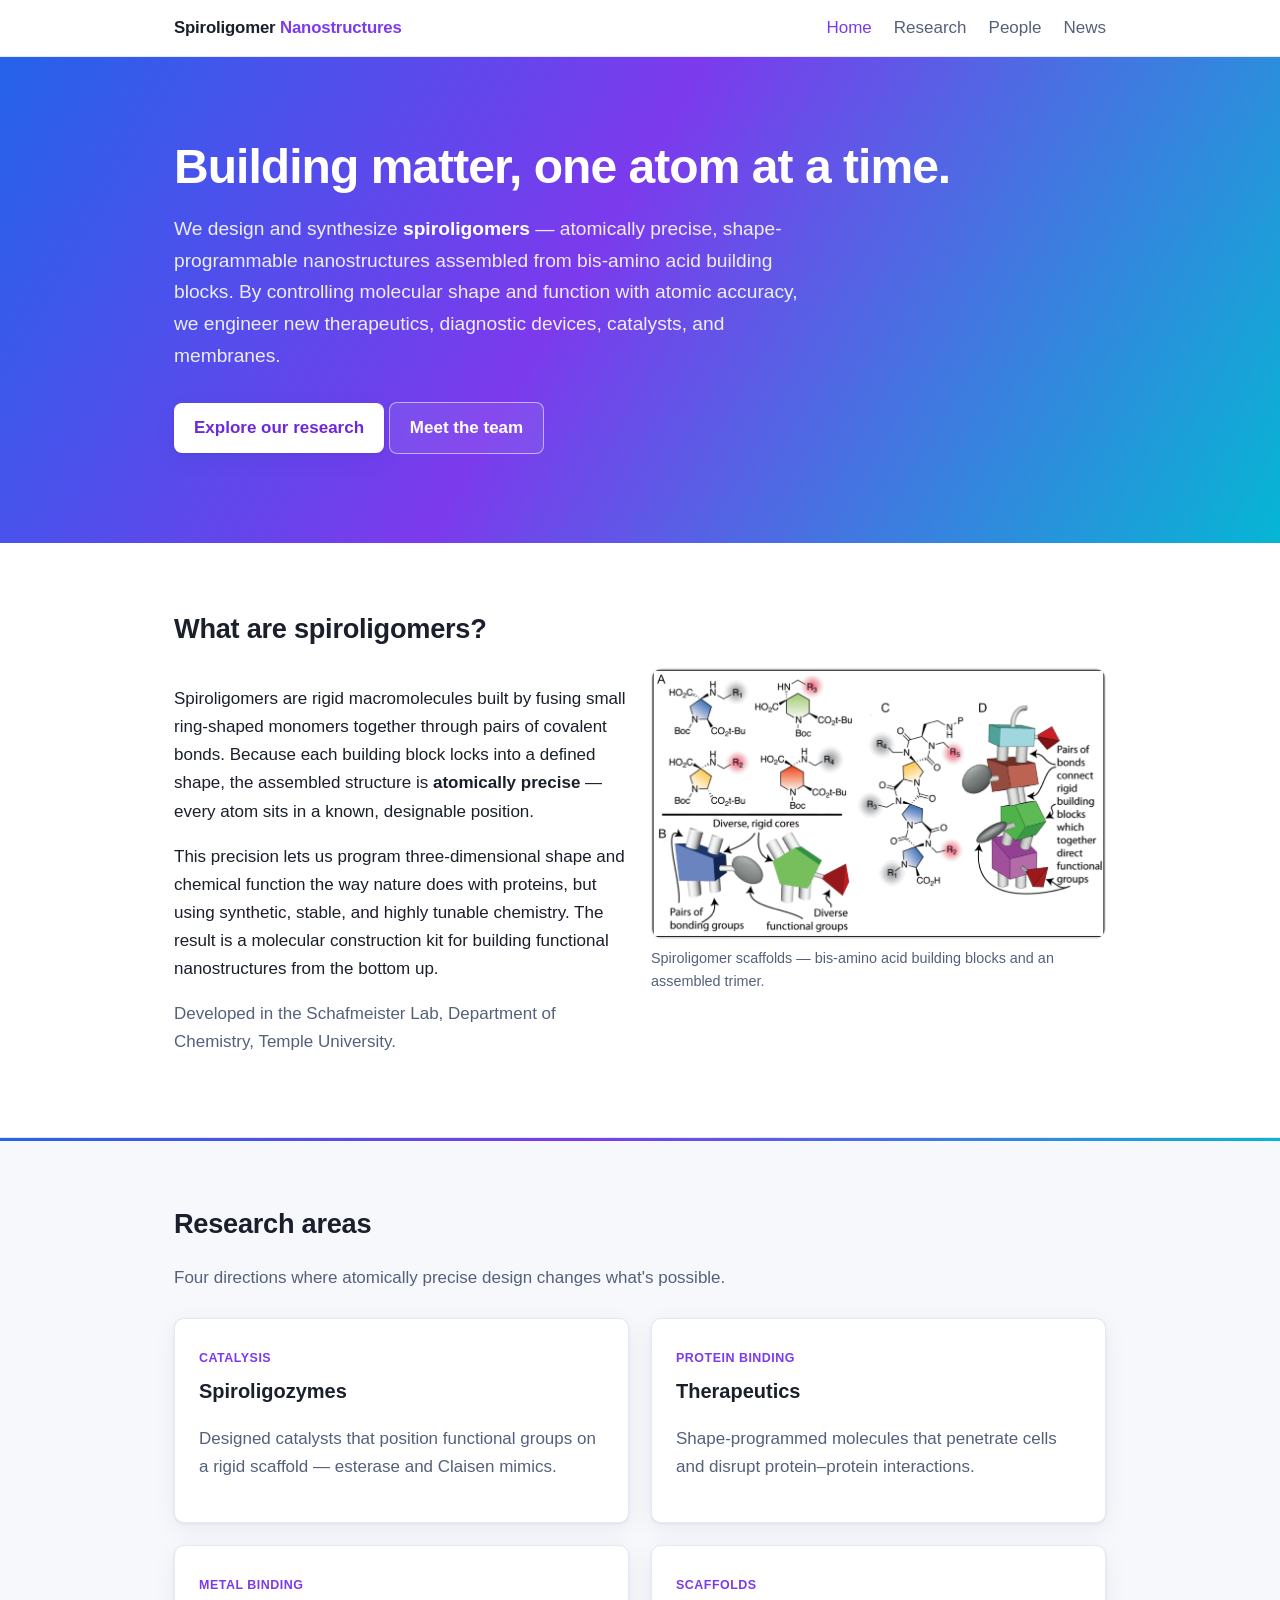
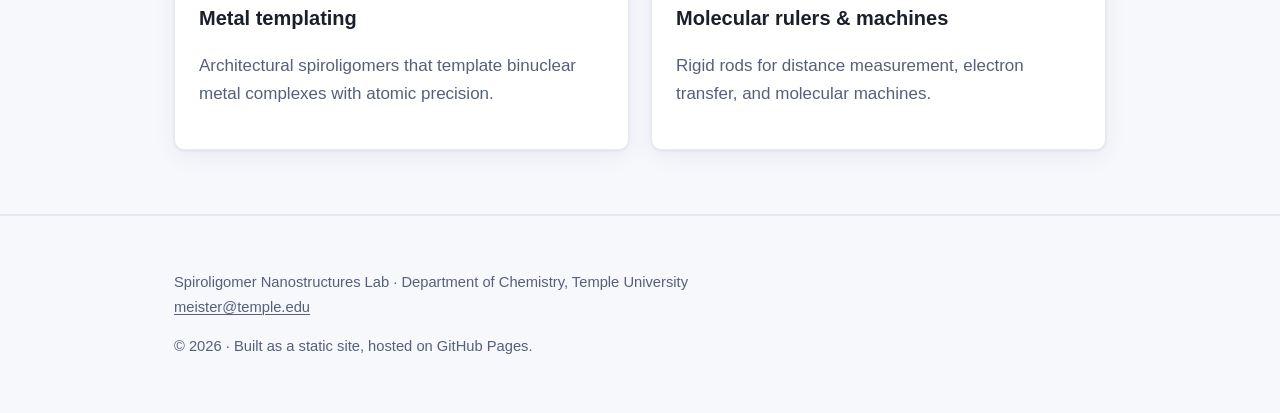
<file: index.html>
<!DOCTYPE html>
<html lang="en">
<head>
  <meta charset="utf-8">
  <meta name="viewport" content="width=device-width, initial-scale=1">
  <title>Spiroligomer Nanostructures Lab</title>
  <meta name="description" content="Designing atomically precise spiroligomer nanostructures for therapeutics, diagnostics, catalysis, and membranes.">
  <link rel="stylesheet" href="css/style.css">
</head>
<body>

  <!-- ============ HEADER / NAV (copy this block into every page) ============ -->
  <header class="site-header">
    <nav class="nav">
      <a class="nav__brand" href="index.html">Spiroligomer <span>Nanostructures</span></a>
      <div class="nav__links">
        <a href="index.html" aria-current="page">Home</a>
        <a href="research.html">Research</a>
        <a href="people.html">People</a>
        <a href="news.html">News</a>
      </div>
    </nav>
  </header>

  <!-- ============ HERO ============ -->
  <section class="hero">
    <div class="wrap">
      <h1>Building matter, one atom at a time.</h1>
      <p class="lead">
        We design and synthesize <strong>spiroligomers</strong> &mdash; atomically precise,
        shape-programmable nanostructures assembled from bis-amino acid building blocks.
        By controlling molecular shape and function with atomic accuracy, we engineer new
        therapeutics, diagnostic devices, catalysts, and membranes.
      </p>
      <p>
        <a class="btn" href="research.html">Explore our research</a>
        <a class="btn btn--ghost" href="people.html">Meet the team</a>
      </p>
    </div>
  </section>

  <!-- ============ WHAT ARE SPIROLIGOMERS ============ -->
  <section class="section">
    <div class="wrap">
      <h2>What are spiroligomers?</h2>
      <div class="grid grid--2">
        <div>
          <p>
            Spiroligomers are rigid macromolecules built by fusing small ring-shaped
            monomers together through pairs of covalent bonds. Because each building block
            locks into a defined shape, the assembled structure is <strong>atomically
            precise</strong> &mdash; every atom sits in a known, designable position.
          </p>
          <p>
            This precision lets us program three-dimensional shape and chemical function
            the way nature does with proteins, but using synthetic, stable, and highly
            tunable chemistry. The result is a molecular construction kit for building
            functional nanostructures from the bottom up.
          </p>
          <p class="muted">
            <!-- TODO: replace with your preferred one-line description / tagline -->
            Developed in the Schafmeister Lab, Department of Chemistry, Temple University.
          </p>
        </div>
        <figure>
          <!-- TODO: drop a hero image into assets/figures/ and update the src below.
               You already have great candidates in ~/work/website/ (e.g. spiroligomer.png). -->
          <img src="assets/figures/Spiroligomer_Scaffolds.png" alt="Spiroligomer scaffolds: bis-amino acids and a spiroligomer trimer, with 3D models"
               onerror="this.closest('figure').style.display='none'">
          <figcaption>Spiroligomer scaffolds &mdash; bis-amino acid building blocks and an assembled trimer.</figcaption>
        </figure>
      </div>
    </div>
  </section>

  <!-- ============ RESEARCH AREAS TEASER ============ -->
  <section class="section section--soft">
    <div class="wrap">
      <h2>Research areas</h2>
      <p class="muted">Four directions where atomically precise design changes what's possible.</p>
      <div class="grid grid--2" style="margin-top:26px">
        <a class="card" href="research.html#catalysis" style="text-decoration:none;color:inherit">
          <span class="card__tag">Catalysis</span>
          <h3>Spiroligozymes</h3>
          <p class="muted">Designed catalysts that position functional groups on a rigid scaffold &mdash; esterase and Claisen mimics.</p>
        </a>
        <a class="card" href="research.html#therapeutics" style="text-decoration:none;color:inherit">
          <span class="card__tag">Protein binding</span>
          <h3>Therapeutics</h3>
          <p class="muted">Shape-programmed molecules that penetrate cells and disrupt protein&ndash;protein interactions.</p>
        </a>
        <a class="card" href="research.html#metal" style="text-decoration:none;color:inherit">
          <span class="card__tag">Metal binding</span>
          <h3>Metal templating</h3>
          <p class="muted">Architectural spiroligomers that template binuclear metal complexes with atomic precision.</p>
        </a>
        <a class="card" href="research.html#scaffolds" style="text-decoration:none;color:inherit">
          <span class="card__tag">Scaffolds</span>
          <h3>Molecular rulers &amp; machines</h3>
          <p class="muted">Rigid rods for distance measurement, electron transfer, and molecular machines.</p>
        </a>
      </div>
    </div>
  </section>

  <!-- ============ FOOTER (copy this block into every page) ============ -->
  <footer class="site-footer">
    <div class="wrap">
      <p>
        Spiroligomer Nanostructures Lab &middot; Department of Chemistry, Temple University<br>
        <!-- TODO: add contact email / address -->
        <a href="mailto:meister@temple.edu">meister@temple.edu</a>
      </p>
      <p class="muted">&copy; 2026 &middot; Built as a static site, hosted on GitHub Pages.</p>
    </div>
  </footer>

  <script src="js/lightbox.js" defer></script>
</body>
</html>
</file>
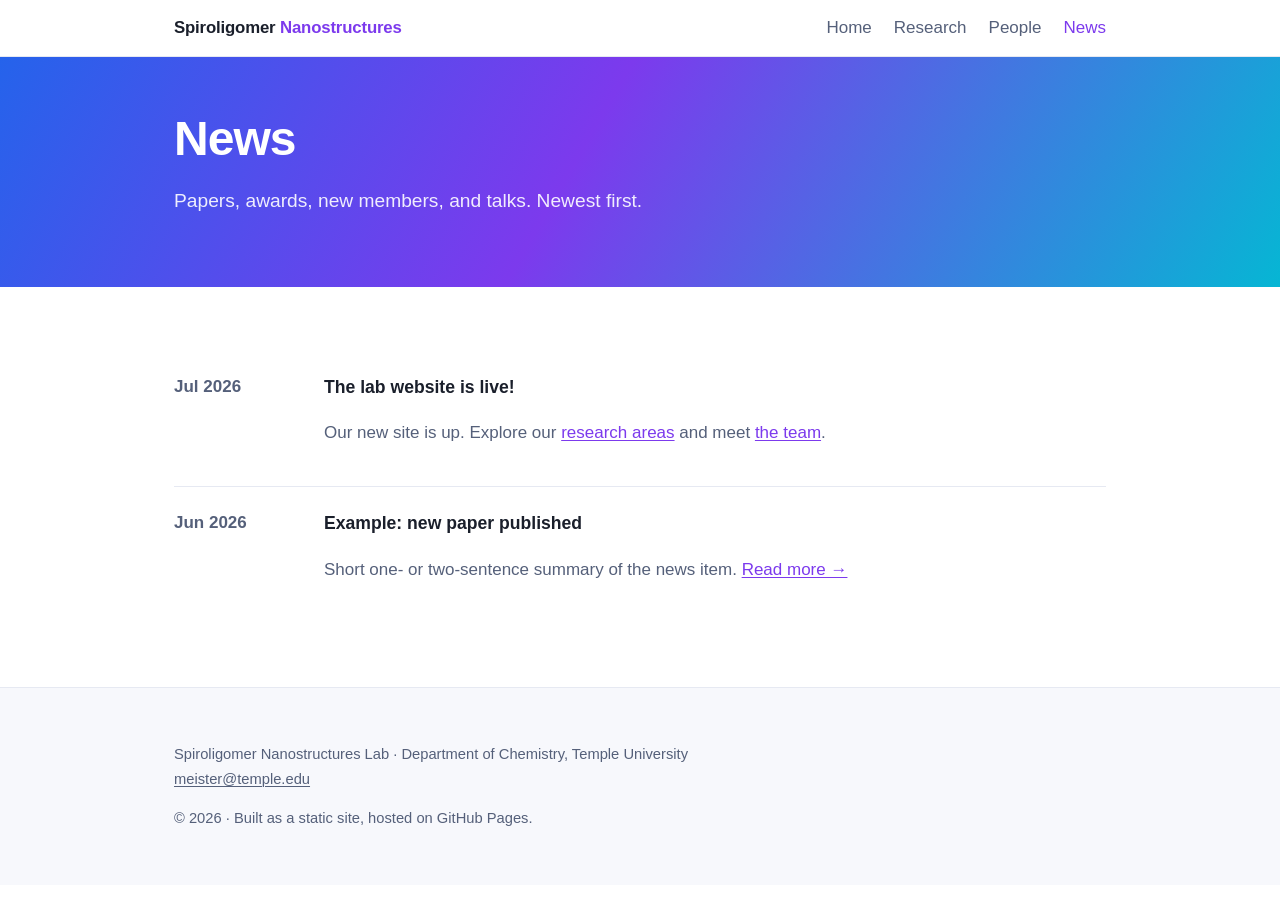
<file: news.html>
<!DOCTYPE html>
<html lang="en">
<head>
  <meta charset="utf-8">
  <meta name="viewport" content="width=device-width, initial-scale=1">
  <title>News &middot; Spiroligomer Nanostructures Lab</title>
  <meta name="description" content="News and updates from the Spiroligomer Nanostructures Lab.">
  <link rel="stylesheet" href="css/style.css">
</head>
<body>

  <header class="site-header">
    <nav class="nav">
      <a class="nav__brand" href="index.html">Spiroligomer <span>Nanostructures</span></a>
      <div class="nav__links">
        <a href="index.html">Home</a>
        <a href="research.html">Research</a>
        <a href="people.html">People</a>
        <a href="news.html" aria-current="page">News</a>
      </div>
    </nav>
  </header>

  <section class="hero" style="padding:56px 0 40px">
    <div class="wrap">
      <h1>News</h1>
      <p class="lead">Papers, awards, new members, and talks. Newest first.</p>
    </div>
  </section>

  <section class="section">
    <div class="wrap">

      <!-- ---- news item template: copy this block, newest at the top ---- -->
      <div class="news-item">
        <time datetime="2026-07-01">Jul 2026</time>
        <div>
          <h3>The lab website is live!</h3>
          <p class="muted">
            Our new site is up. Explore our
            <a href="research.html">research areas</a> and meet
            <a href="people.html">the team</a>.
          </p>
        </div>
      </div>

      <div class="news-item">
        <time datetime="2026-06-01">Jun 2026</time>
        <div>
          <h3>Example: new paper published</h3>
          <p class="muted">
            <!-- TODO: replace with a real item; link the DOI -->
            Short one- or two-sentence summary of the news item.
            <a href="#">Read more &rarr;</a>
          </p>
        </div>
      </div>
      <!-- ---- end template ---- -->

    </div>
  </section>

  <footer class="site-footer">
    <div class="wrap">
      <p>
        Spiroligomer Nanostructures Lab &middot; Department of Chemistry, Temple University<br>
        <a href="mailto:meister@temple.edu">meister@temple.edu</a>
      </p>
      <p class="muted">&copy; 2026 &middot; Built as a static site, hosted on GitHub Pages.</p>
    </div>
  </footer>

  <script src="js/lightbox.js" defer></script>
</body>
</html>
</file>
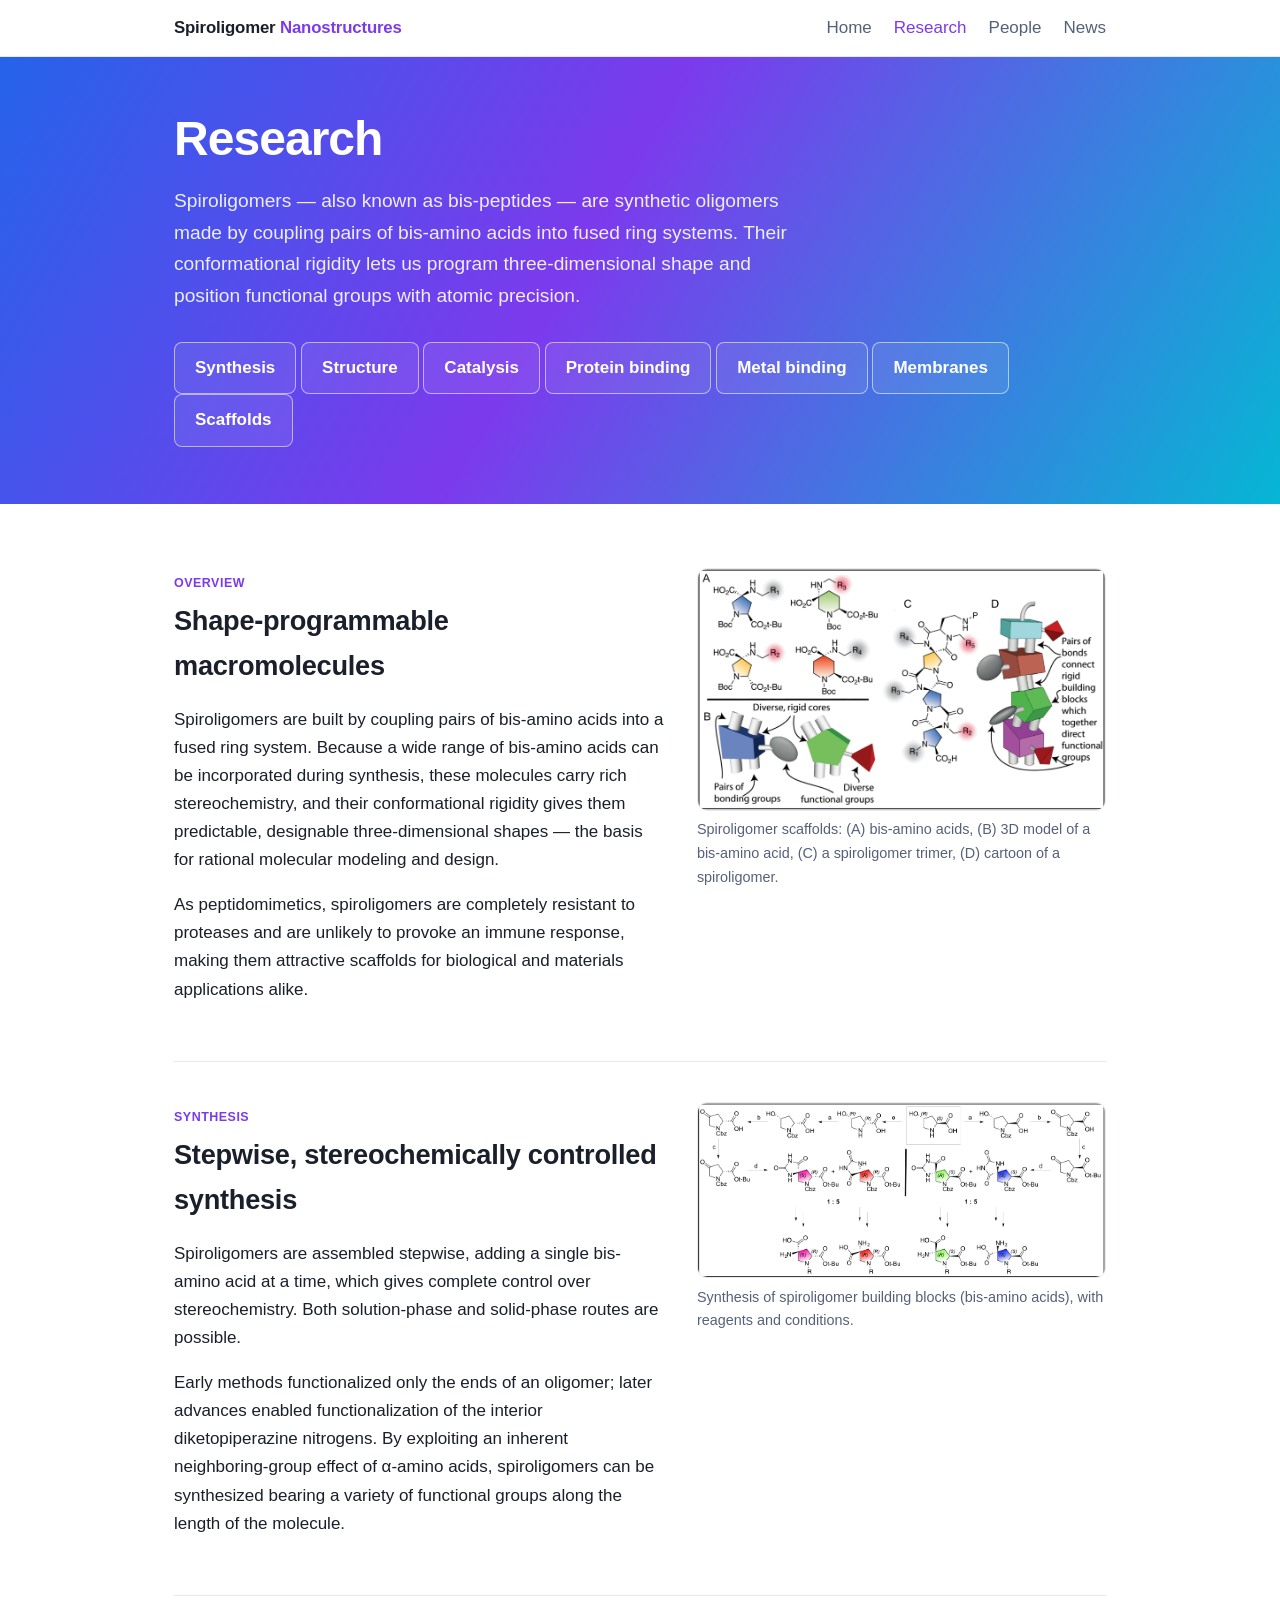
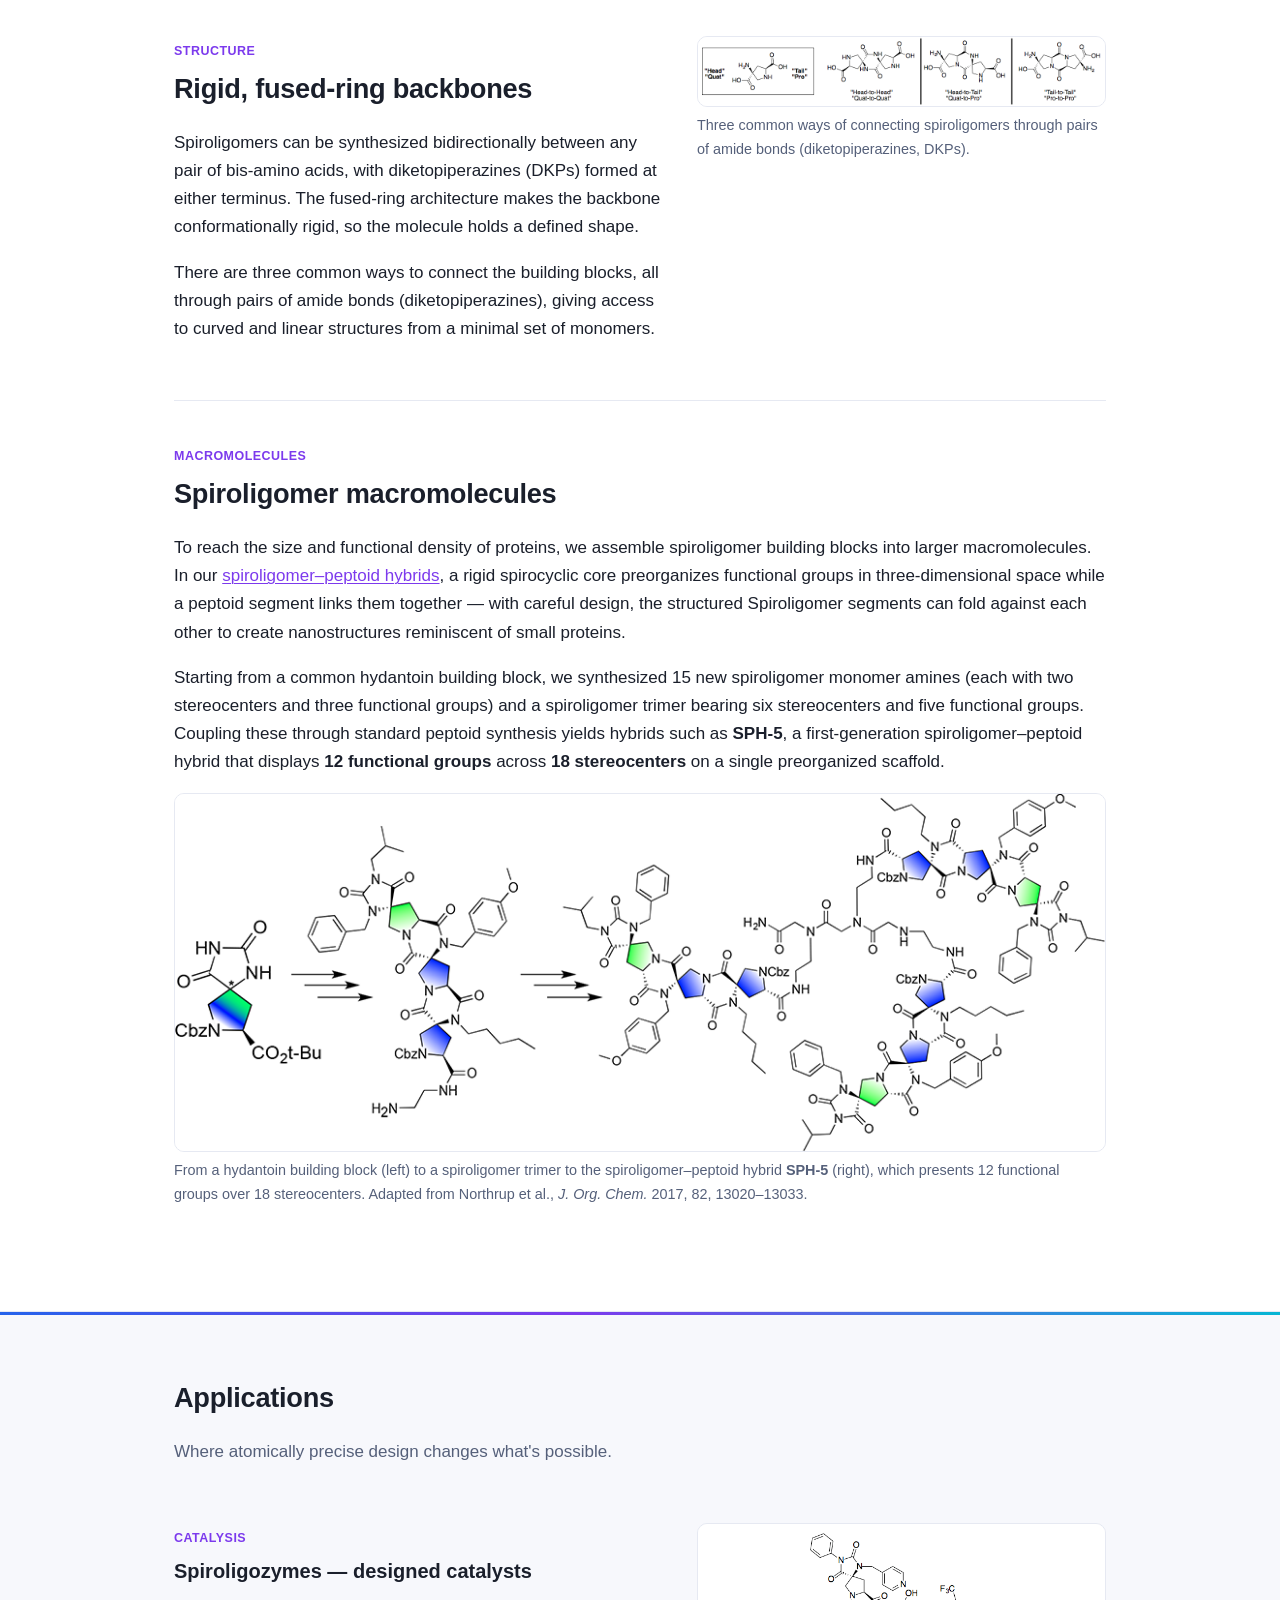
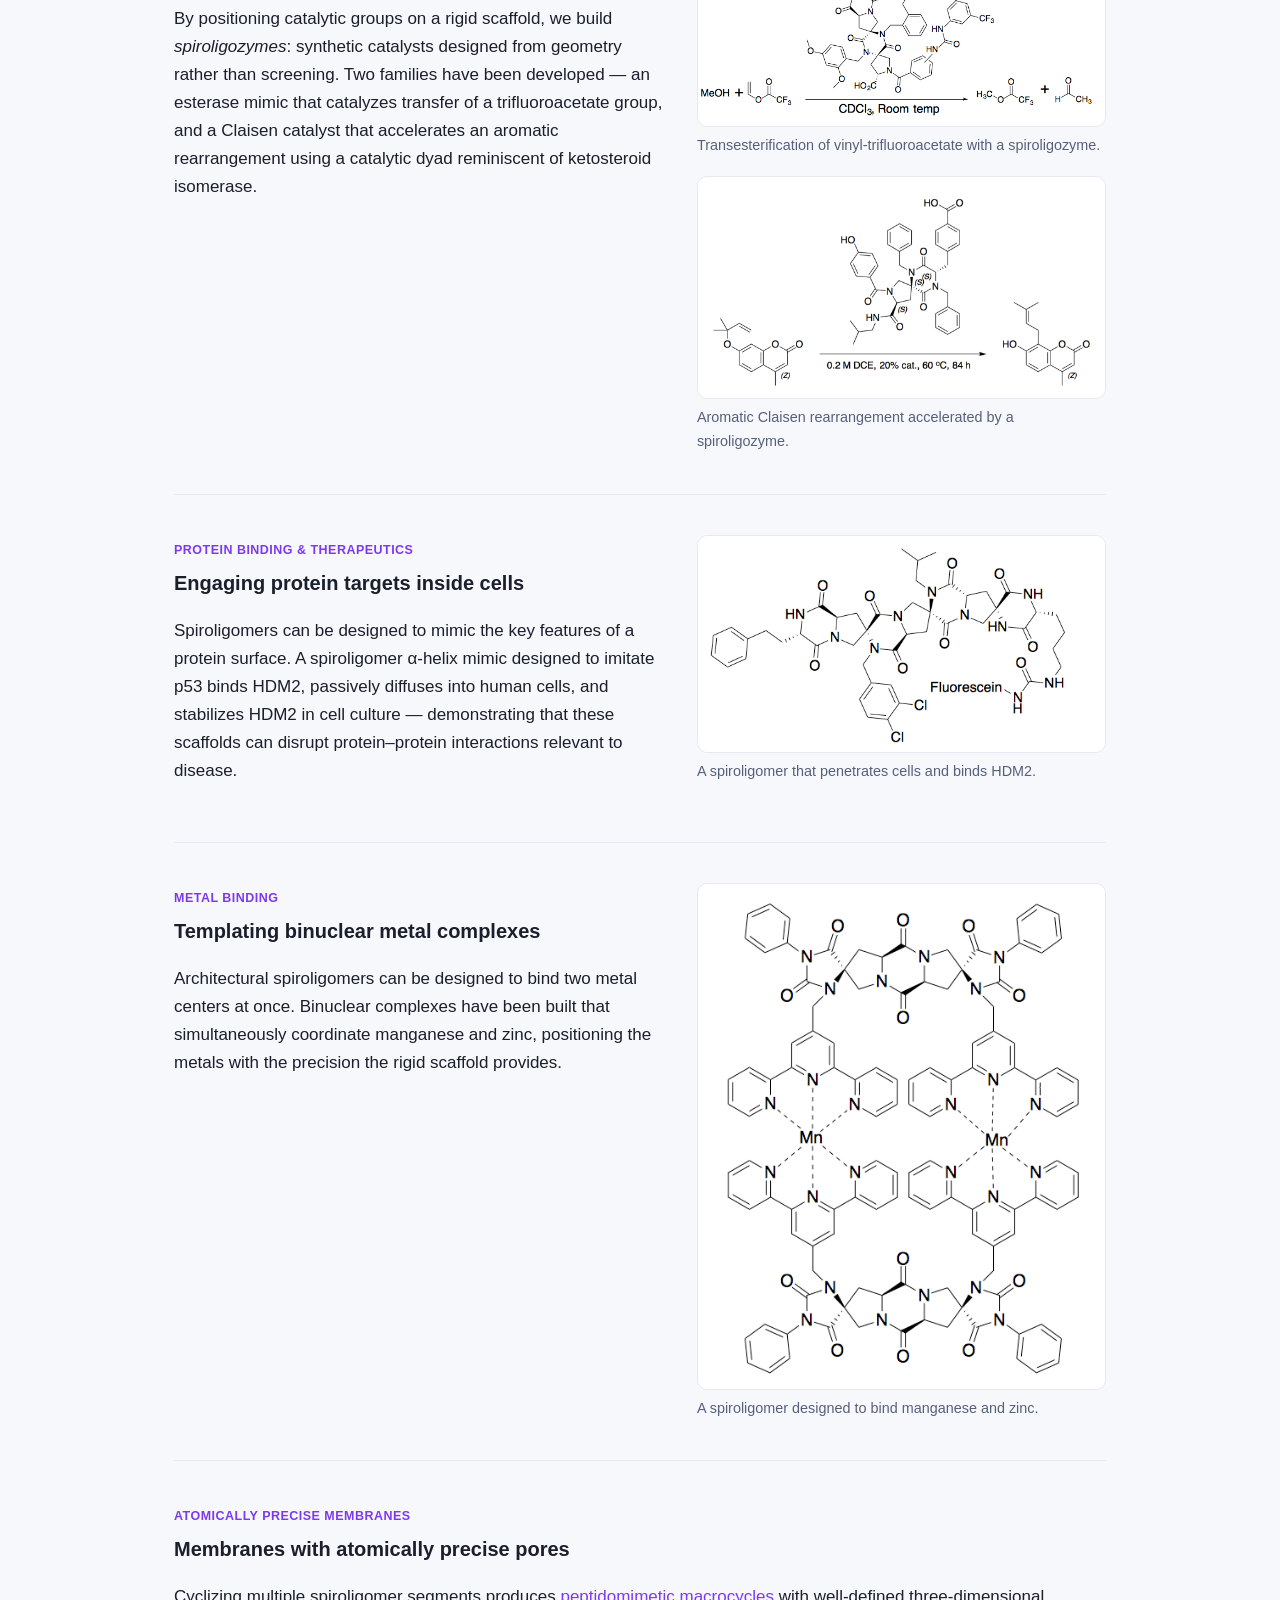
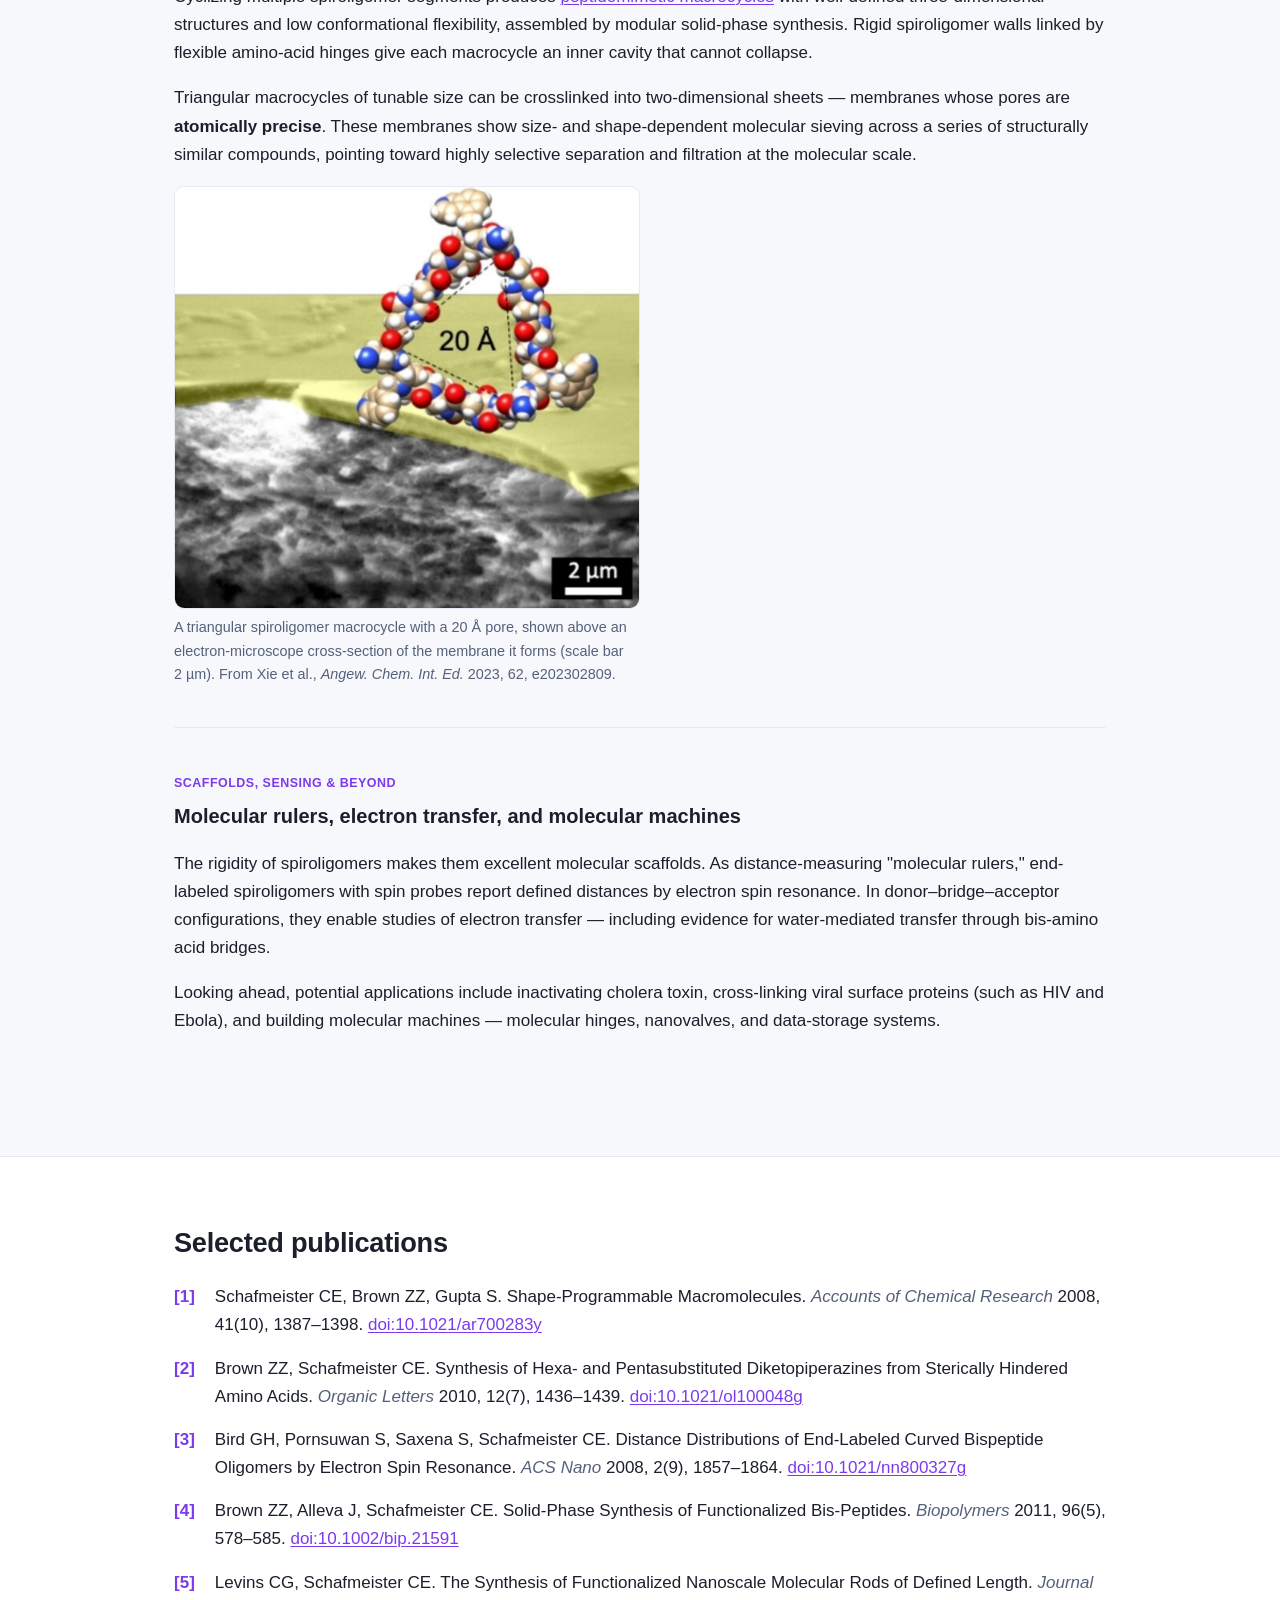
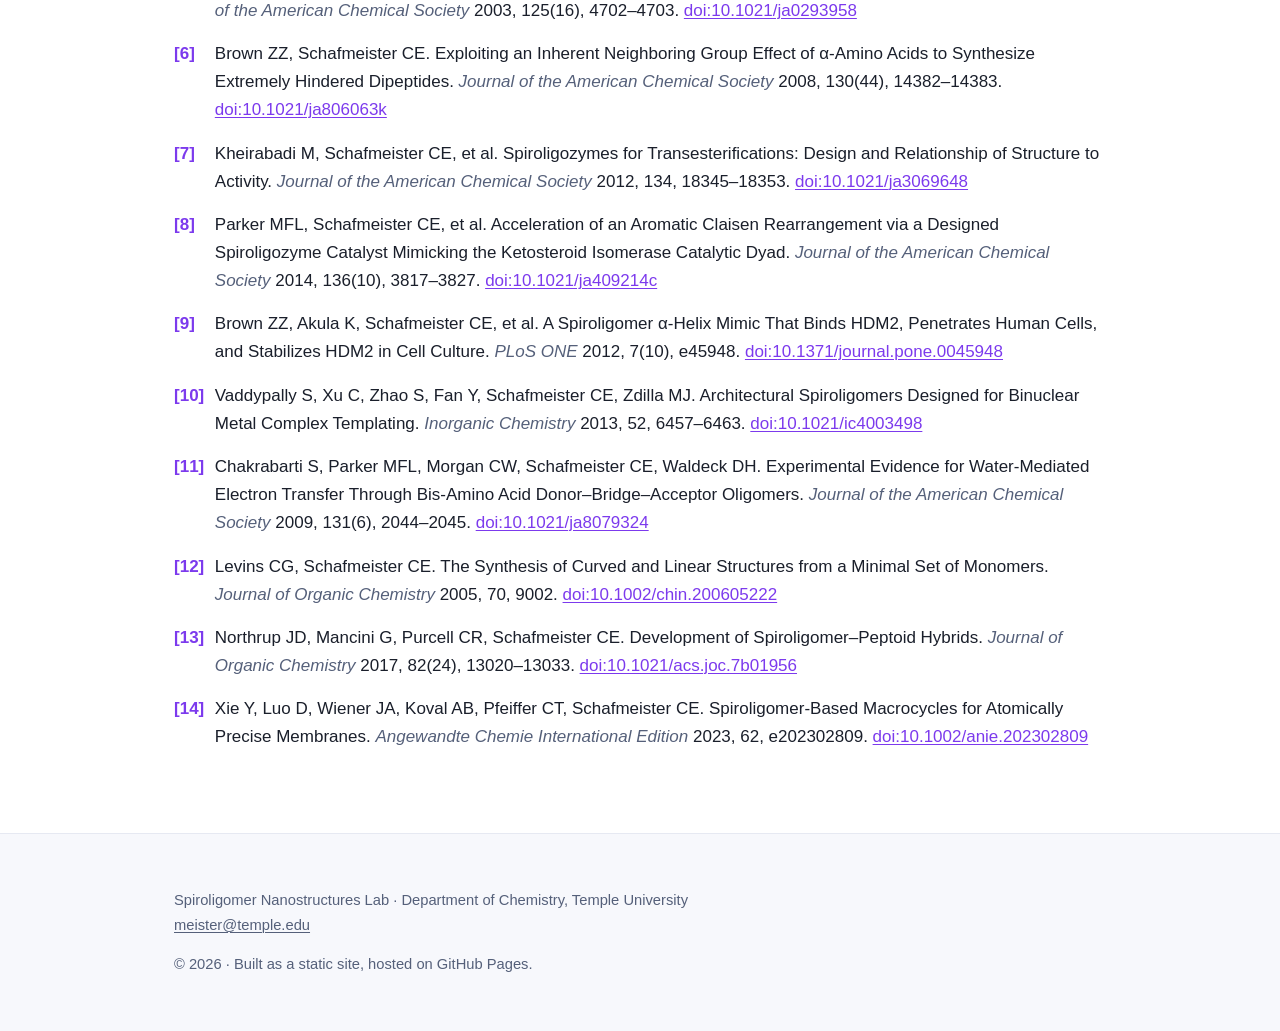
<file: research.html>
<!DOCTYPE html>
<html lang="en">
<head>
  <meta charset="utf-8">
  <meta name="viewport" content="width=device-width, initial-scale=1">
  <title>Research &middot; Spiroligomer Nanostructures Lab</title>
  <meta name="description" content="Spiroligomers (bis-peptides): synthesis, structure, and applications in catalysis, protein binding, metal templating, and molecular scaffolds.">
  <link rel="stylesheet" href="css/style.css">
</head>
<body>

  <header class="site-header">
    <nav class="nav">
      <a class="nav__brand" href="index.html">Spiroligomer <span>Nanostructures</span></a>
      <div class="nav__links">
        <a href="index.html">Home</a>
        <a href="research.html" aria-current="page">Research</a>
        <a href="people.html">People</a>
        <a href="news.html">News</a>
      </div>
    </nav>
  </header>

  <section class="hero" style="padding:56px 0 40px">
    <div class="wrap">
      <h1>Research</h1>
      <p class="lead">
        Spiroligomers &mdash; also known as bis-peptides &mdash; are synthetic oligomers
        made by coupling pairs of bis-amino acids into fused ring systems. Their
        conformational rigidity lets us program three-dimensional shape and position
        functional groups with atomic precision.
      </p>
      <p>
        <a class="btn btn--ghost" href="#synthesis">Synthesis</a>
        <a class="btn btn--ghost" href="#structure">Structure</a>
        <a class="btn btn--ghost" href="#catalysis">Catalysis</a>
        <a class="btn btn--ghost" href="#therapeutics">Protein binding</a>
        <a class="btn btn--ghost" href="#metal">Metal binding</a>
        <a class="btn btn--ghost" href="#membranes">Membranes</a>
        <a class="btn btn--ghost" href="#scaffolds">Scaffolds</a>
      </p>
    </div>
  </section>

  <!-- ===================== OVERVIEW ===================== -->
  <section class="section">
    <div class="wrap">
      <article class="area" id="overview" style="border-top:0;padding-top:0">
        <div class="area__grid">
          <div>
            <span class="card__tag">Overview</span>
            <h2>Shape-programmable macromolecules</h2>
            <p>
              Spiroligomers are built by coupling pairs of bis-amino acids into a fused ring
              system. Because a wide range of bis-amino acids can be incorporated during
              synthesis, these molecules carry rich stereochemistry, and their
              conformational rigidity gives them predictable, designable three-dimensional
              shapes &mdash; the basis for rational molecular modeling and design.
            </p>
            <p>
              As peptidomimetics, spiroligomers are completely resistant to proteases and
              are unlikely to provoke an immune response, making them attractive scaffolds
              for biological and materials applications alike.
            </p>
          </div>
          <figure>
            <img src="assets/figures/Spiroligomer_Scaffolds.png"
                 alt="Spiroligomer scaffolds: bis-amino acids and a spiroligomer trimer, with 3D models"
                 onerror="this.closest('figure').style.display='none'">
            <figcaption>
              Spiroligomer scaffolds: (A) bis-amino acids, (B) 3D model of a bis-amino acid,
              (C) a spiroligomer trimer, (D) cartoon of a spiroligomer.
            </figcaption>
          </figure>
        </div>
      </article>

      <!-- ===================== SYNTHESIS ===================== -->
      <article class="area" id="synthesis">
        <div class="area__grid">
          <div>
            <span class="card__tag">Synthesis</span>
            <h2>Stepwise, stereochemically controlled synthesis</h2>
            <p>
              Spiroligomers are assembled stepwise, adding a single bis-amino acid at a time,
              which gives complete control over stereochemistry. Both solution-phase and
              solid-phase routes are possible.
            </p>
            <p>
              Early methods functionalized only the ends of an oligomer; later advances
              enabled functionalization of the interior diketopiperazine nitrogens. By
              exploiting an inherent neighboring-group effect of &alpha;-amino acids,
              spiroligomers can be synthesized bearing a variety of functional groups along
              the length of the molecule.
            </p>
          </div>
          <figure>
            <img src="assets/figures/Spiroligomer_Building_Block_Synthesis.png"
                 alt="Synthesis of spiroligomer building blocks (bis-amino acids)"
                 onerror="this.closest('figure').style.display='none'">
            <figcaption>Synthesis of spiroligomer building blocks (bis-amino acids), with reagents and conditions.</figcaption>
          </figure>
        </div>
      </article>

      <!-- ===================== STRUCTURE ===================== -->
      <article class="area" id="structure">
        <div class="area__grid">
          <div>
            <span class="card__tag">Structure</span>
            <h2>Rigid, fused-ring backbones</h2>
            <p>
              Spiroligomers can be synthesized bidirectionally between any pair of bis-amino
              acids, with diketopiperazines (DKPs) formed at either terminus. The fused-ring
              architecture makes the backbone conformationally rigid, so the molecule holds a
              defined shape.
            </p>
            <p>
              There are three common ways to connect the building blocks, all through pairs
              of amide bonds (diketopiperazines), giving access to curved and linear
              structures from a minimal set of monomers.
            </p>
          </div>
          <figure>
            <img src="assets/figures/Spiroligomer_Connection_Types.png"
                 alt="Three common ways of connecting spiroligomer molecules through diketopiperazines"
                 onerror="this.closest('figure').style.display='none'">
            <figcaption>Three common ways of connecting spiroligomers through pairs of amide bonds (diketopiperazines, DKPs).</figcaption>
          </figure>
        </div>
      </article>

      <!-- ===================== SPIROLIGOMER MACROMOLECULES ===================== -->
      <article class="area" id="macromolecules">
        <span class="card__tag">Macromolecules</span>
        <h2>Spiroligomer macromolecules</h2>
        <p>
          To reach the size and functional density of proteins, we assemble spiroligomer
          building blocks into larger macromolecules. In our
          <a href="https://doi.org/10.1021/acs.joc.7b01956">spiroligomer&ndash;peptoid hybrids</a>,
          a rigid spirocyclic core preorganizes functional groups in three-dimensional space
          while a peptoid segment links them together &mdash; with careful design, the structured Spiroligomer
          segments can fold against each other to create nanostructures reminiscent of small proteins.
        </p>
        <p>
          Starting from a common hydantoin building block, we synthesized 15 new spiroligomer
          monomer amines (each with two stereocenters and three functional groups) and a
          spiroligomer trimer bearing six stereocenters and five functional groups. Coupling
          these through standard peptoid synthesis yields hybrids such as <strong>SPH-5</strong>,
          a first-generation spiroligomer&ndash;peptoid hybrid that displays
          <strong>12 functional groups</strong> across <strong>18 stereocenters</strong> on a
          single preorganized scaffold.
        </p>
        <figure>
          <img src="assets/figures/SPH-5.png"
               alt="Synthesis progression from a hydantoin building block to a spiroligomer trimer to the spiroligomer–peptoid hybrid SPH-5"
               onerror="this.closest('figure').style.display='none'">
          <figcaption>
            From a hydantoin building block (left) to a spiroligomer trimer to the
            spiroligomer&ndash;peptoid hybrid <strong>SPH-5</strong> (right), which presents 12
            functional groups over 18 stereocenters. Adapted from Northrup et&nbsp;al.,
            <em>J. Org. Chem.</em> 2017, 82, 13020&ndash;13033.
          </figcaption>
        </figure>
      </article>
    </div>
  </section>

  <!-- ===================== APPLICATIONS ===================== -->
  <section class="section section--soft">
    <div class="wrap">
      <h2>Applications</h2>
      <p class="muted">Where atomically precise design changes what's possible.</p>

      <!-- ---- Catalysis ---- -->
      <article class="area" id="catalysis" style="border-top:0">
        <div class="area__grid">
          <div>
            <span class="card__tag">Catalysis</span>
            <h3>Spiroligozymes &mdash; designed catalysts</h3>
            <p>
              By positioning catalytic groups on a rigid scaffold, we build
              <em>spiroligozymes</em>: synthetic catalysts designed from geometry rather than
              screening. Two families have been developed &mdash; an esterase mimic that
              catalyzes transfer of a trifluoroacetate group, and a Claisen catalyst that
              accelerates an aromatic rearrangement using a catalytic dyad reminiscent of
              ketosteroid isomerase.
            </p>
          </div>
          <div class="grid" style="gap:18px">
            <figure>
              <img src="assets/figures/Transesterification_Catalyst.png"
                   alt="Transesterification of vinyl-trifluoroacetate with a spiroligozyme"
                   onerror="this.closest('figure').style.display='none'">
              <figcaption>Transesterification of vinyl-trifluoroacetate with a spiroligozyme.</figcaption>
            </figure>
            <figure>
              <img src="assets/figures/Claisen_Catalyst.png"
                   alt="Aromatic Claisen rearrangement with a spiroligozyme"
                   onerror="this.closest('figure').style.display='none'">
              <figcaption>Aromatic Claisen rearrangement accelerated by a spiroligozyme.</figcaption>
            </figure>
          </div>
        </div>
      </article>

      <!-- ---- Protein binding / therapeutics ---- -->
      <article class="area" id="therapeutics">
        <div class="area__grid">
          <div>
            <span class="card__tag">Protein binding &amp; therapeutics</span>
            <h3>Engaging protein targets inside cells</h3>
            <p>
              Spiroligomers can be designed to mimic the key features of a protein surface.
              A spiroligomer &alpha;-helix mimic designed to imitate p53 binds HDM2, passively
              diffuses into human cells, and stabilizes HDM2 in cell culture &mdash;
              demonstrating that these scaffolds can disrupt protein&ndash;protein
              interactions relevant to disease.
            </p>
          </div>
          <figure>
            <img src="assets/figures/HDM2_Binding_Spiroligomer.png"
                 alt="Spiroligomer that penetrates cells and binds HDM2"
                 onerror="this.closest('figure').style.display='none'">
            <figcaption>A spiroligomer that penetrates cells and binds HDM2.</figcaption>
          </figure>
        </div>
      </article>

      <!-- ---- Metal binding ---- -->
      <article class="area" id="metal">
        <div class="area__grid">
          <div>
            <span class="card__tag">Metal binding</span>
            <h3>Templating binuclear metal complexes</h3>
            <p>
              Architectural spiroligomers can be designed to bind two metal centers at once.
              Binuclear complexes have been built that simultaneously coordinate manganese
              and zinc, positioning the metals with the precision the rigid scaffold provides.
            </p>
          </div>
          <figure>
            <img src="assets/figures/Metal_Binding_Spiroligomer.png"
                 alt="A spiroligomer that binds manganese and zinc"
                 onerror="this.closest('figure').style.display='none'">
            <figcaption>A spiroligomer designed to bind manganese and zinc.</figcaption>
          </figure>
        </div>
      </article>

      <!-- ---- Atomically precise membranes ---- -->
      <article class="area" id="membranes">
        <span class="card__tag">Atomically precise membranes</span>
        <h3>Membranes with atomically precise pores</h3>
        <p>
          Cyclizing multiple spiroligomer segments produces
          <a href="https://doi.org/10.1002/anie.202302809">peptidomimetic macrocycles</a>
          with well-defined three-dimensional structures and low conformational flexibility,
          assembled by modular solid-phase synthesis. Rigid spiroligomer walls linked by
          flexible amino-acid hinges give each macrocycle an inner cavity that cannot collapse.
        </p>
        <p>
          Triangular macrocycles of tunable size can be crosslinked into two-dimensional
          sheets &mdash; membranes whose pores are <strong>atomically precise</strong>. These
          membranes show size- and shape-dependent molecular sieving across a series of
          structurally similar compounds, pointing toward highly selective separation and
          filtration at the molecular scale.
        </p>
        <figure style="max-width:50%">
          <img src="assets/figures/membrane-abstract.png"
               alt="Triangular spiroligomer macrocycle with a 20 Å pore, shown on an SEM cross-section of the membrane"
               onerror="this.closest('figure').style.display='none'">
          <figcaption>
            A triangular spiroligomer macrocycle with a 20&nbsp;&Aring; pore, shown above an
            electron-microscope cross-section of the membrane it forms (scale bar 2&nbsp;&micro;m).
            From Xie et&nbsp;al., <em>Angew. Chem. Int. Ed.</em> 2023, 62, e202302809.
          </figcaption>
        </figure>
      </article>

      <!-- ---- Scaffolds, electron transfer, future ---- -->
      <article class="area" id="scaffolds">
        <div>
          <span class="card__tag">Scaffolds, sensing &amp; beyond</span>
          <h3>Molecular rulers, electron transfer, and molecular machines</h3>
          <p>
            The rigidity of spiroligomers makes them excellent molecular scaffolds. As
            distance-measuring "molecular rulers," end-labeled spiroligomers with spin probes
            report defined distances by electron spin resonance. In donor&ndash;bridge&ndash;acceptor
            configurations, they enable studies of electron transfer &mdash; including
            evidence for water-mediated transfer through bis-amino acid bridges.
          </p>
          <p>
            Looking ahead, potential applications include inactivating cholera toxin,
            cross-linking viral surface proteins (such as HIV and Ebola), and building
            molecular machines &mdash; molecular hinges, nanovalves, and data-storage systems.
          </p>
        </div>
      </article>

    </div>
  </section>

  <!-- ===================== REFERENCES ===================== -->
  <section class="section">
    <div class="wrap">
      <h2>Selected publications</h2>
      <ol class="refs">
        <li>
          <span class="authors">Schafmeister CE, Brown ZZ, Gupta S.</span>
          Shape-Programmable Macromolecules.
          <span class="venue">Accounts of Chemical Research</span> 2008, 41(10), 1387&ndash;1398.
          <a href="https://doi.org/10.1021/ar700283y">doi:10.1021/ar700283y</a>
        </li>
        <li>
          <span class="authors">Brown ZZ, Schafmeister CE.</span>
          Synthesis of Hexa- and Pentasubstituted Diketopiperazines from Sterically Hindered Amino Acids.
          <span class="venue">Organic Letters</span> 2010, 12(7), 1436&ndash;1439.
          <a href="https://doi.org/10.1021/ol100048g">doi:10.1021/ol100048g</a>
        </li>
        <li>
          <span class="authors">Bird GH, Pornsuwan S, Saxena S, Schafmeister CE.</span>
          Distance Distributions of End-Labeled Curved Bispeptide Oligomers by Electron Spin Resonance.
          <span class="venue">ACS Nano</span> 2008, 2(9), 1857&ndash;1864.
          <a href="https://doi.org/10.1021/nn800327g">doi:10.1021/nn800327g</a>
        </li>
        <li>
          <span class="authors">Brown ZZ, Alleva J, Schafmeister CE.</span>
          Solid-Phase Synthesis of Functionalized Bis-Peptides.
          <span class="venue">Biopolymers</span> 2011, 96(5), 578&ndash;585.
          <a href="https://doi.org/10.1002/bip.21591">doi:10.1002/bip.21591</a>
        </li>
        <li>
          <span class="authors">Levins CG, Schafmeister CE.</span>
          The Synthesis of Functionalized Nanoscale Molecular Rods of Defined Length.
          <span class="venue">Journal of the American Chemical Society</span> 2003, 125(16), 4702&ndash;4703.
          <a href="https://doi.org/10.1021/ja0293958">doi:10.1021/ja0293958</a>
        </li>
        <li>
          <span class="authors">Brown ZZ, Schafmeister CE.</span>
          Exploiting an Inherent Neighboring Group Effect of &alpha;-Amino Acids to Synthesize Extremely Hindered Dipeptides.
          <span class="venue">Journal of the American Chemical Society</span> 2008, 130(44), 14382&ndash;14383.
          <a href="https://doi.org/10.1021/ja806063k">doi:10.1021/ja806063k</a>
        </li>
        <li>
          <span class="authors">Kheirabadi M, Schafmeister CE, et al.</span>
          Spiroligozymes for Transesterifications: Design and Relationship of Structure to Activity.
          <span class="venue">Journal of the American Chemical Society</span> 2012, 134, 18345&ndash;18353.
          <a href="https://doi.org/10.1021/ja3069648">doi:10.1021/ja3069648</a>
        </li>
        <li>
          <span class="authors">Parker MFL, Schafmeister CE, et al.</span>
          Acceleration of an Aromatic Claisen Rearrangement via a Designed Spiroligozyme Catalyst Mimicking the Ketosteroid Isomerase Catalytic Dyad.
          <span class="venue">Journal of the American Chemical Society</span> 2014, 136(10), 3817&ndash;3827.
          <a href="https://doi.org/10.1021/ja409214c">doi:10.1021/ja409214c</a>
        </li>
        <li>
          <span class="authors">Brown ZZ, Akula K, Schafmeister CE, et al.</span>
          A Spiroligomer &alpha;-Helix Mimic That Binds HDM2, Penetrates Human Cells, and Stabilizes HDM2 in Cell Culture.
          <span class="venue">PLoS ONE</span> 2012, 7(10), e45948.
          <a href="https://doi.org/10.1371/journal.pone.0045948">doi:10.1371/journal.pone.0045948</a>
        </li>
        <li>
          <span class="authors">Vaddypally S, Xu C, Zhao S, Fan Y, Schafmeister CE, Zdilla MJ.</span>
          Architectural Spiroligomers Designed for Binuclear Metal Complex Templating.
          <span class="venue">Inorganic Chemistry</span> 2013, 52, 6457&ndash;6463.
          <a href="https://doi.org/10.1021/ic4003498">doi:10.1021/ic4003498</a>
        </li>
        <li>
          <span class="authors">Chakrabarti S, Parker MFL, Morgan CW, Schafmeister CE, Waldeck DH.</span>
          Experimental Evidence for Water-Mediated Electron Transfer Through Bis-Amino Acid Donor&ndash;Bridge&ndash;Acceptor Oligomers.
          <span class="venue">Journal of the American Chemical Society</span> 2009, 131(6), 2044&ndash;2045.
          <a href="https://doi.org/10.1021/ja8079324">doi:10.1021/ja8079324</a>
        </li>
        <li>
          <span class="authors">Levins CG, Schafmeister CE.</span>
          The Synthesis of Curved and Linear Structures from a Minimal Set of Monomers.
          <span class="venue">Journal of Organic Chemistry</span> 2005, 70, 9002.
          <a href="https://doi.org/10.1002/chin.200605222">doi:10.1002/chin.200605222</a>
        </li>
        <li>
          <span class="authors">Northrup JD, Mancini G, Purcell CR, Schafmeister CE.</span>
          Development of Spiroligomer&ndash;Peptoid Hybrids.
          <span class="venue">Journal of Organic Chemistry</span> 2017, 82(24), 13020&ndash;13033.
          <a href="https://doi.org/10.1021/acs.joc.7b01956">doi:10.1021/acs.joc.7b01956</a>
        </li>
        <li>
          <span class="authors">Xie Y, Luo D, Wiener JA, Koval AB, Pfeiffer CT, Schafmeister CE.</span>
          Spiroligomer-Based Macrocycles for Atomically Precise Membranes.
          <span class="venue">Angewandte Chemie International Edition</span> 2023, 62, e202302809.
          <a href="https://doi.org/10.1002/anie.202302809">doi:10.1002/anie.202302809</a>
        </li>
      </ol>
    </div>
  </section>

  <footer class="site-footer">
    <div class="wrap">
      <p>
        Spiroligomer Nanostructures Lab &middot; Department of Chemistry, Temple University<br>
        <a href="mailto:meister@temple.edu">meister@temple.edu</a>
      </p>
      <p class="muted">&copy; 2026 &middot; Built as a static site, hosted on GitHub Pages.</p>
    </div>
  </footer>

  <script src="js/lightbox.js" defer></script>
</body>
</html>
</file>
<file: css/style.css>
/* ============================================================
   Spiroligomer Nanostructures Lab — site styles
   One file controls the look of every page.
   Tweak the variables below to reskin the whole site.
   ============================================================ */

:root {
  /* ---- Theme: Gradient Tech ---- */
  --ink:        #1a1f2b;   /* main text            */
  --ink-soft:   #55607a;   /* secondary text       */
  --accent:     #7c3aed;   /* links, highlights (violet) */
  --accent-dk:  #6d28d9;
  --bg:         #ffffff;
  --bg-soft:    #f7f8fc;   /* section backgrounds  */
  --line:       #e6e9f2;   /* borders/dividers     */
  --max:        980px;     /* content width        */
  --radius:     10px;
  --shadow:     0 1px 3px rgba(20,30,60,.08), 0 6px 24px rgba(20,30,60,.06);
  /* the vivid hero banner gradient — reused on every page's hero */
  --hero-gradient: linear-gradient(120deg, #2563eb 0%, #7c3aed 45%, #06b6d4 100%);
  font-synthesis: none;
}

* { box-sizing: border-box; }

html { scroll-behavior: smooth; }

body {
  margin: 0;
  color: var(--ink);
  background: var(--bg);
  font: 17px/1.65 -apple-system, BlinkMacSystemFont, "Segoe UI", Roboto,
        Helvetica, Arial, sans-serif;
  -webkit-font-smoothing: antialiased;
}

/* ---------- layout helpers ---------- */
.wrap { max-width: var(--max); margin: 0 auto; padding: 0 24px; }
.section { padding: 64px 0; }
.section--soft { background: var(--bg-soft); border-block: 1px solid var(--line); position: relative; }
/* colorful gradient accent line at the top of alternating sections */
.section--soft::before {
  content: ""; position: absolute; top: 0; left: 0; right: 0; height: 3px;
  background: var(--hero-gradient);
}

/* ---------- header / nav ---------- */
.site-header {
  position: sticky; top: 0; z-index: 10;
  background: rgba(255,255,255,.9);
  backdrop-filter: saturate(180%) blur(10px);
  border-bottom: 1px solid var(--line);
}
.nav {
  display: flex; align-items: center; justify-content: space-between;
  max-width: var(--max); margin: 0 auto; padding: 14px 24px;
}
.nav__brand { font-weight: 700; letter-spacing: -.01em; color: var(--ink); text-decoration: none; font-size: 1.05rem; }
.nav__brand span { color: var(--accent); }
.nav__links { display: flex; gap: 22px; }
.nav__links a { color: var(--ink-soft); text-decoration: none; font-weight: 500; }
.nav__links a:hover, .nav__links a[aria-current="page"] { color: var(--accent); }

/* ---------- hero ---------- */
.hero {
  padding: 84px 0 72px;
  background: var(--hero-gradient);
  color: #fff;
}
.hero h1 { font-size: clamp(2rem, 4vw, 3rem); line-height: 1.1; letter-spacing: -.02em; margin: 0 0 .4em; color: #fff; }
.hero p.lead { font-size: 1.2rem; color: rgba(255,255,255,.9); max-width: 640px; margin: 0 0 1.6em; }
.hero p.lead strong { color: #fff; }
/* on the gradient, links inside the hero read white */
.hero a:not(.btn):not(.btn--ghost) { color: #fff; text-decoration-color: rgba(255,255,255,.6); }

/* hero buttons need light styling to sit on the gradient */
.hero .btn { background: #fff; color: var(--accent-dk); }
.hero .btn:hover { background: #f0ecff; color: var(--accent-dk); }
.hero .btn--ghost { background: rgba(255,255,255,.08); color: #fff; border-color: rgba(255,255,255,.55); }
.hero .btn--ghost:hover { background: rgba(255,255,255,.18); color: #fff; }

/* ---------- typography ---------- */
h2 { font-size: 1.7rem; letter-spacing: -.01em; margin: 0 0 .6em; }
h3 { font-size: 1.25rem; margin: 0 0 .35em; }
a { color: var(--accent); text-decoration-thickness: 1px; text-underline-offset: 2px; }
a:hover { color: var(--accent-dk); }
.muted { color: var(--ink-soft); }
.center { text-align: center; }

/* ---------- buttons ---------- */
.btn {
  display: inline-block; padding: 11px 20px; border-radius: 8px;
  background: var(--accent); color: #fff; text-decoration: none; font-weight: 600;
  box-shadow: var(--shadow);
}
.btn:hover { background: var(--accent-dk); color: #fff; }
.btn--ghost { background: transparent; color: var(--accent); box-shadow: none; border: 1px solid var(--line); }
.btn--ghost:hover { background: var(--bg-soft); color: var(--accent-dk); }

/* ---------- cards / grid ---------- */
.grid { display: grid; gap: 22px; }
.grid--2 { grid-template-columns: repeat(2, 1fr); }
.grid--3 { grid-template-columns: repeat(3, 1fr); }
@media (max-width: 760px) { .grid--2, .grid--3 { grid-template-columns: 1fr; } }

.card {
  background: var(--bg); border: 1px solid var(--line); border-radius: var(--radius);
  padding: 24px; box-shadow: var(--shadow);
}
.card h3 { margin-top: 0; }
.card__tag { display: inline-block; font-size: .78rem; font-weight: 700; letter-spacing: .04em;
  text-transform: uppercase; color: var(--accent); margin-bottom: .5em; }

/* ---------- research areas ---------- */
.area { padding: 40px 0; border-top: 1px solid var(--line); }
.area:first-of-type { border-top: 0; }
.area__grid { display: grid; grid-template-columns: 1.2fr 1fr; gap: 32px; align-items: start; }
@media (max-width: 760px) { .area__grid { grid-template-columns: 1fr; } }

/* ---------- figures ---------- */
figure { margin: 0; }
figure img { width: 100%; height: auto; border-radius: var(--radius); border: 1px solid var(--line); display: block; cursor: zoom-in; }
figcaption { font-size: .9rem; color: var(--ink-soft); margin-top: .5em; }

/* ---------- lightbox (click a figure to enlarge) ---------- */
.lightbox {
  position: fixed; inset: 0; z-index: 1000;
  display: none; align-items: center; justify-content: center;
  padding: 5vh 5vw;
  background: rgba(10,14,24,.9);
  -webkit-backdrop-filter: blur(4px); backdrop-filter: blur(4px);
}
.lightbox.is-open { display: flex; }
.lightbox__inner { display: flex; flex-direction: column; align-items: center; max-width: 92vw; }
.lightbox__img {
  max-width: 92vw; max-height: 80vh; width: auto; height: auto;
  border-radius: 8px; background: #fff;               /* keeps transparent diagrams readable */
  box-shadow: 0 24px 70px rgba(0,0,0,.55);
}
.lightbox__cap {
  color: #eef2f8; font-size: .95rem; line-height: 1.5;
  margin: 16px auto 0; max-width: 720px; text-align: center;
}
.lightbox__close {
  position: absolute; top: 18px; right: 22px;
  width: 44px; height: 44px; padding: 0;
  border: 0; border-radius: 50%; cursor: pointer;
  background: rgba(255,255,255,.14); color: #fff;
  font-size: 1.6rem; line-height: 1;
}
.lightbox__close:hover { background: rgba(255,255,255,.28); }

/* ---------- references ---------- */
.refs { counter-reset: ref; list-style: none; padding: 0; }
.refs li { counter-increment: ref; position: relative; padding-left: 2.4em; margin-bottom: .9em; color: var(--ink); }
.refs li::before {
  content: "[" counter(ref) "]"; position: absolute; left: 0; top: 0;
  color: var(--accent); font-weight: 600; font-variant-numeric: tabular-nums;
}
.refs .authors { font-weight: 500; }
.refs .venue { font-style: italic; color: var(--ink-soft); }

/* ---------- people ---------- */
.person { display: flex; gap: 18px; align-items: flex-start; }
.person img { width: 96px; height: 96px; border-radius: 50%; object-fit: cover; border: 1px solid var(--line); flex: 0 0 auto; }
.person h3 { margin-bottom: .1em; }
.person .role { color: var(--accent); font-weight: 600; font-size: .95rem; }

/* ---------- news ---------- */
.news-item { display: grid; grid-template-columns: 130px 1fr; gap: 20px; padding: 22px 0; border-top: 1px solid var(--line); }
.news-item:first-child { border-top: 0; }
.news-item time { color: var(--ink-soft); font-variant-numeric: tabular-nums; font-weight: 600; }
.news-item h3 { margin: 0 0 .2em; font-size: 1.1rem; }
@media (max-width: 620px) { .news-item { grid-template-columns: 1fr; gap: 4px; } }

/* ---------- footer ---------- */
.site-footer { border-top: 1px solid var(--line); background: var(--bg-soft); }
.site-footer .wrap { padding-block: 40px; color: var(--ink-soft); font-size: .92rem; }
.site-footer a { color: var(--ink-soft); }
.site-footer a:hover { color: var(--accent); }
</file>
